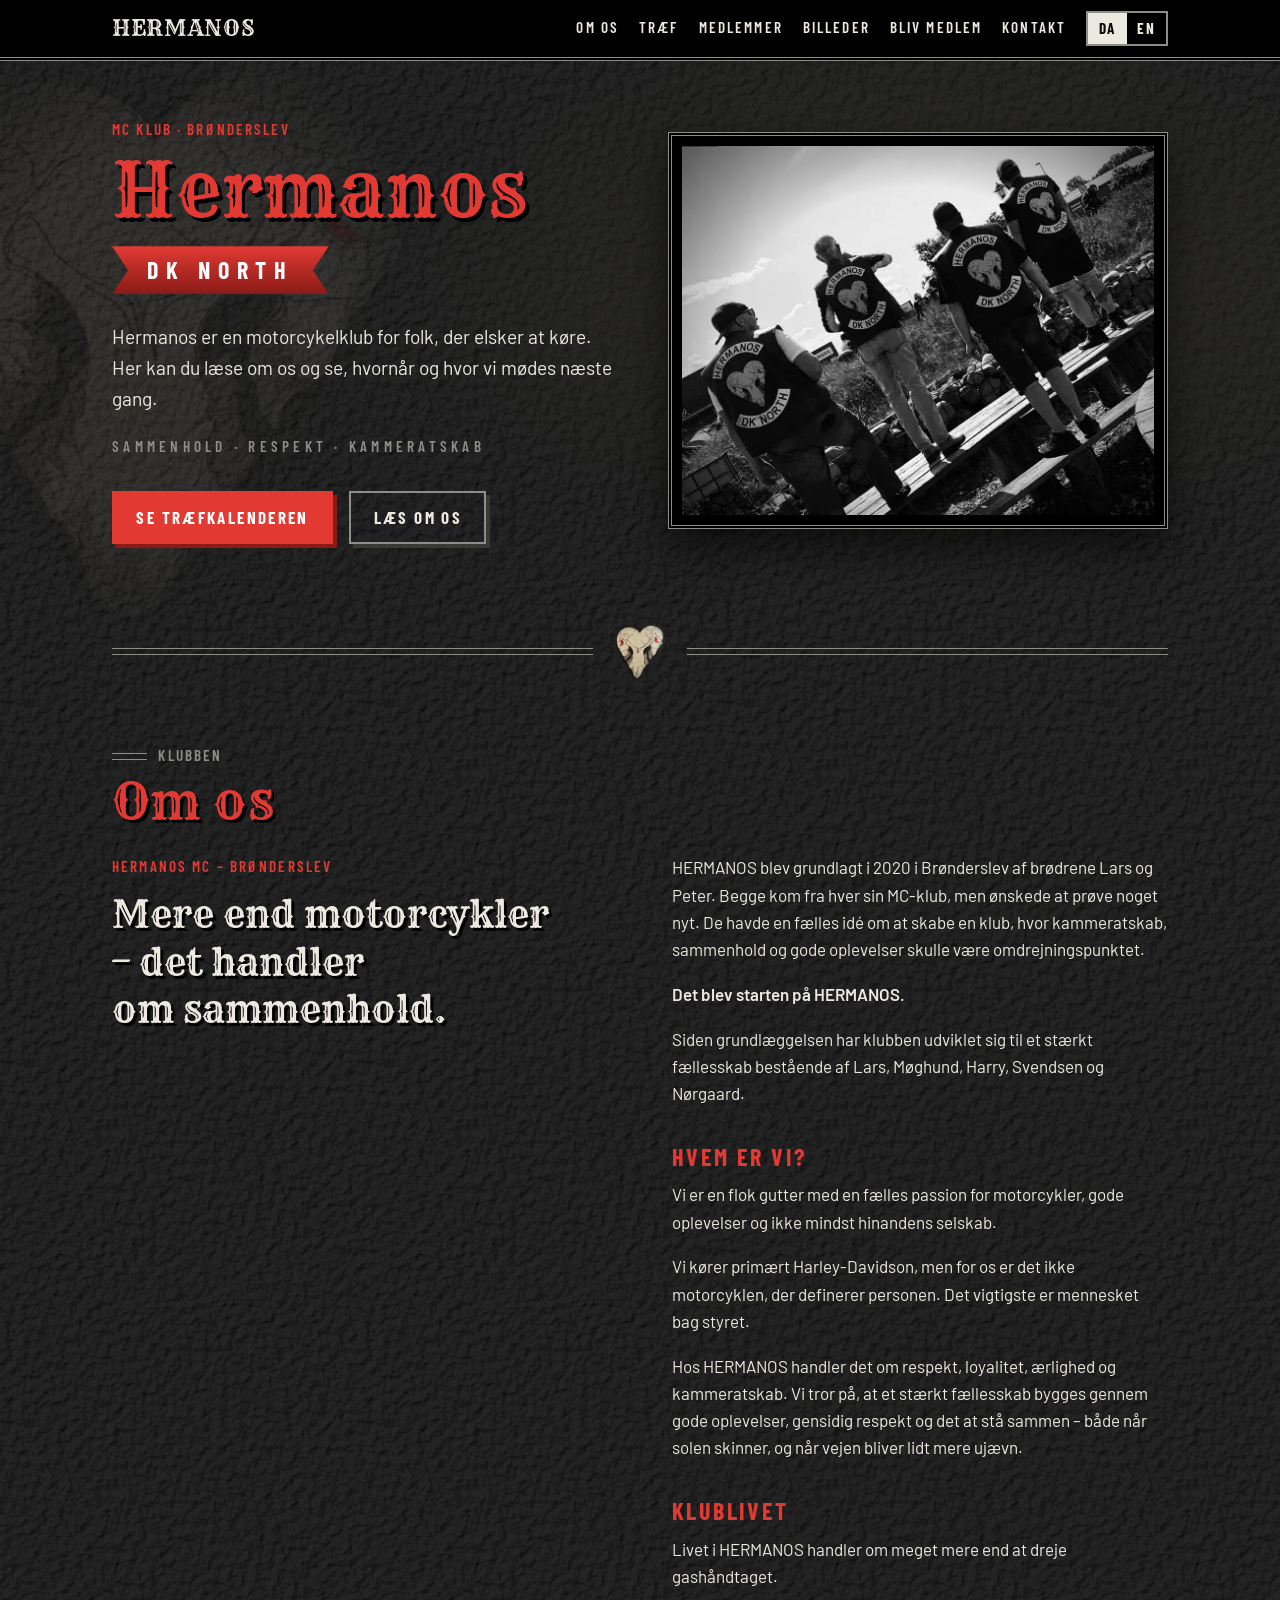
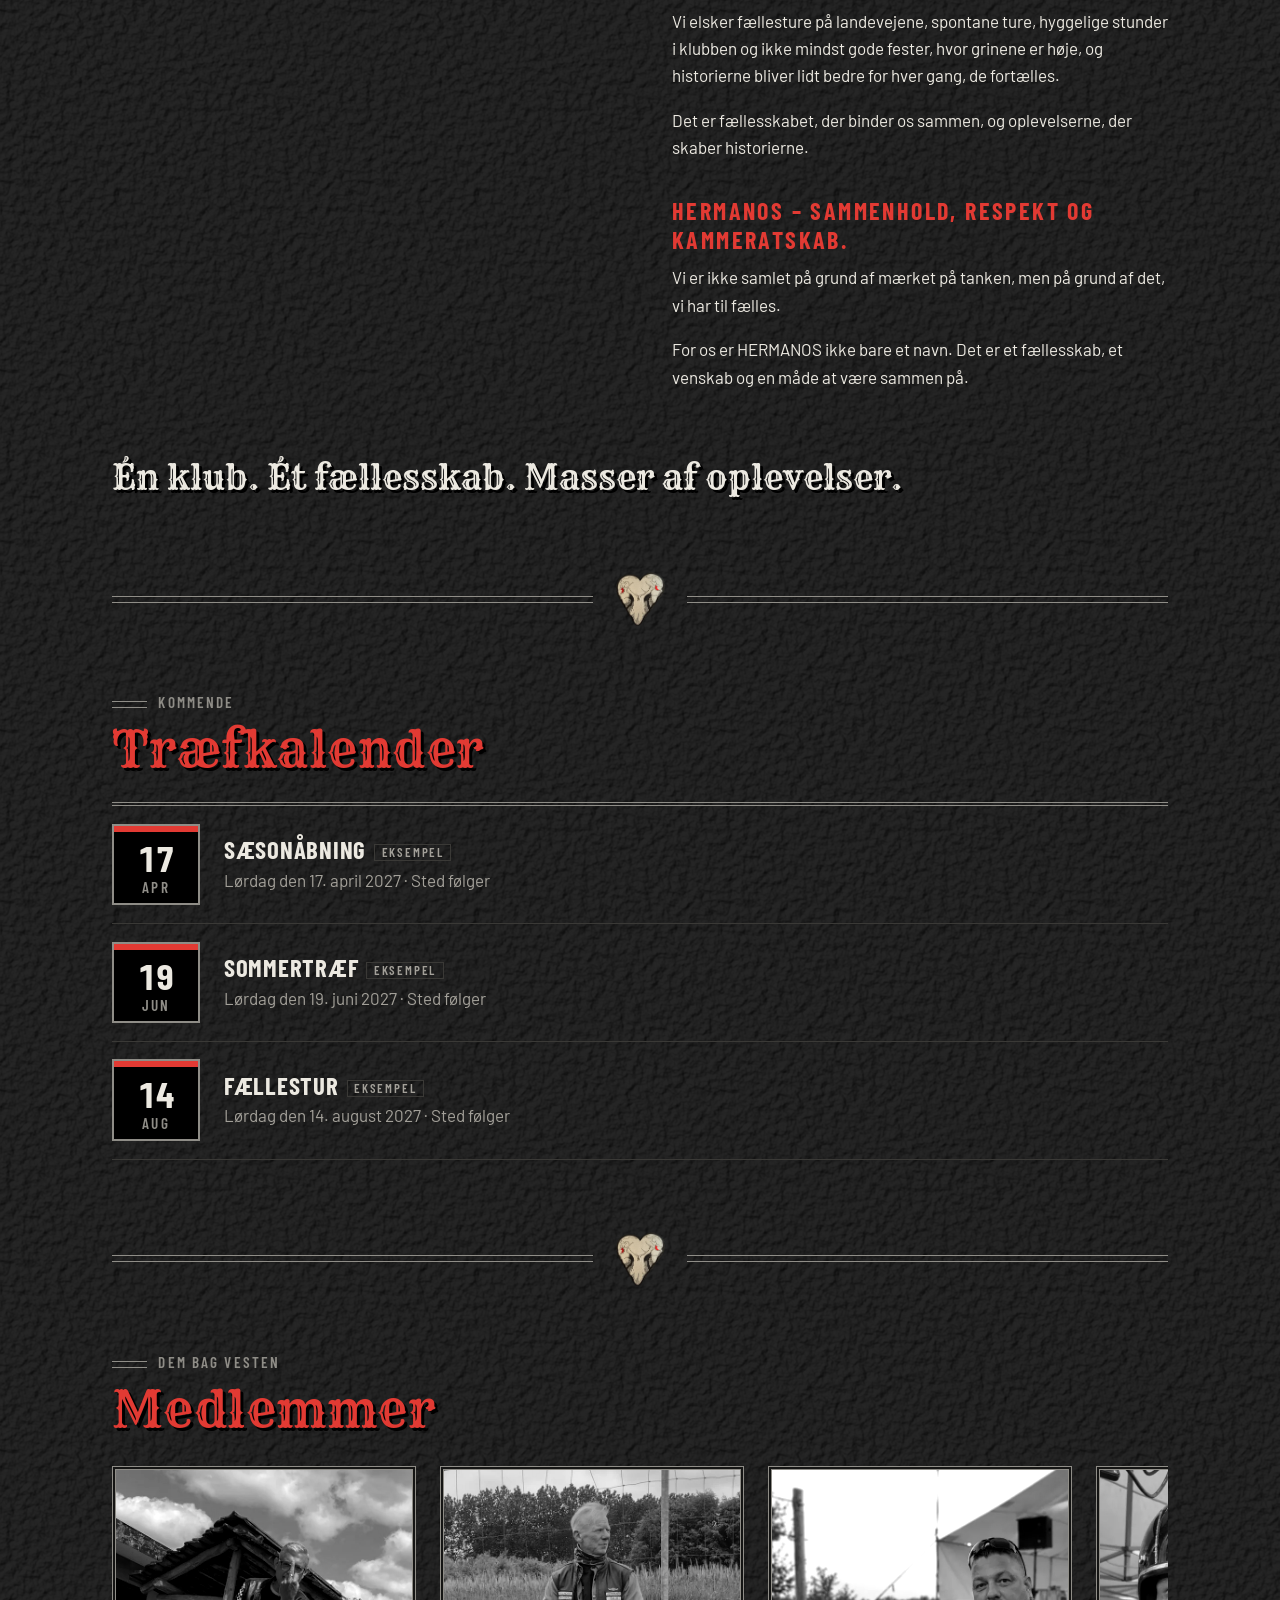
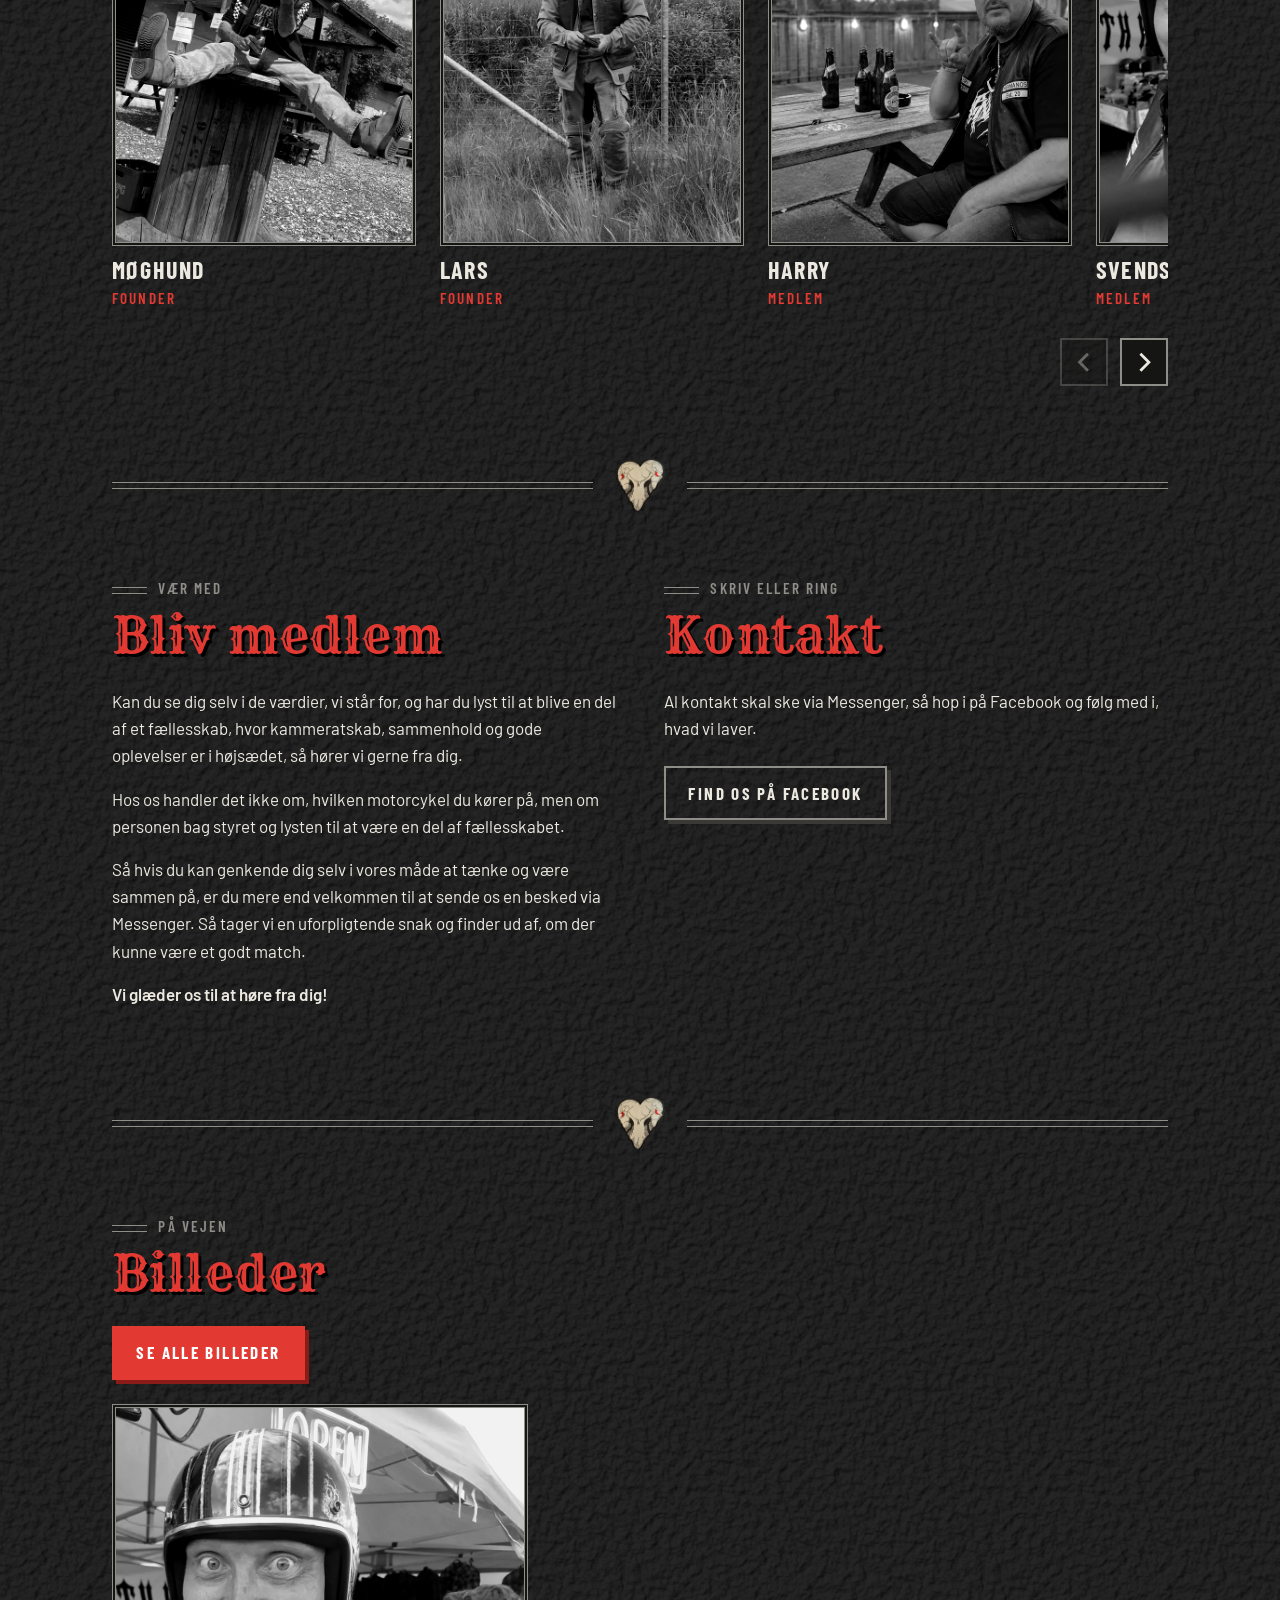
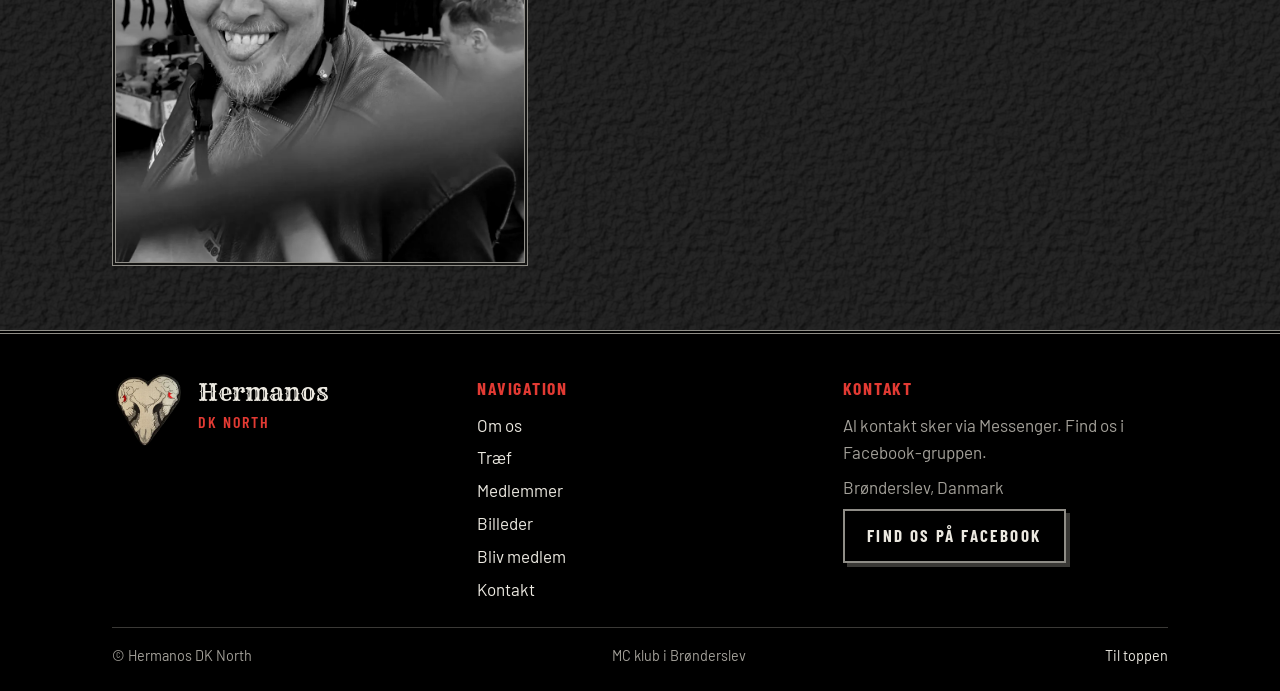
<file: index.html>
<!doctype html>
<html lang="da">
<head>
<meta charset="utf-8">
<meta name="viewport" content="width=device-width, initial-scale=1, viewport-fit=cover">
<title>Hermanos</title>
<meta name="description" content="Hermanos MC DK North - motorcykelklub i Brønderslev.">
<link rel="icon" type="image/webp" href="assets/heart.webp">
<link rel="preconnect" href="https://fonts.googleapis.com">
<link rel="preconnect" href="https://fonts.gstatic.com" crossorigin>
<link rel="stylesheet" href="https://fonts.googleapis.com/css2?family=Rye&family=Barlow:wght@400;500;600&family=Barlow+Condensed:wght@500;600;700&display=swap">
<link rel="stylesheet" href="assets/style.css">
</head>
<body>
<header class="top">
  <div class="wrap">
    <a class="mark" href="#top">HERMANOS</a>
    <nav class="nav label" aria-label="Navigation">
      <a href="#om-os" data-i18n="nav_about">Om os</a>
      <a href="#traef" data-i18n="nav_events">Træf</a>
      <a href="#medlemmer" data-i18n="nav_members">Medlemmer</a>
      <a href="billeder/" data-i18n="nav_photos">Billeder</a>
      <a href="#medlem" data-i18n="nav_join">Bliv medlem</a>
      <a href="#kontakt" data-i18n="nav_contact">Kontakt</a>
      <span class="lang" role="group" aria-label="Sprog / Language">
        <button type="button" id="lang-da" aria-pressed="true">DA</button>
        <button type="button" id="lang-en" aria-pressed="false">EN</button>
      </span>
    </nav>
  </div>
</header>

<main id="top">
  <section class="hero">
    <div class="wrap">
      <div class="hero-copy">
        <p class="eyebrow label" data-i18n="hero_eyebrow">MC klub · Brønderslev</p>
        <h1>Hermanos</h1>
        <span class="rocker">DK North</span>
        <p class="lede" data-i18n="hero_lede">Hermanos er en motorcykelklub for folk, der elsker at køre. Her kan du læse om os og se, hvornår og hvor vi mødes næste gang.</p>
        <p class="motto label" data-i18n="hero_motto">Sammenhold · Respekt · Kammeratskab</p>
        <div class="cta">
          <a class="btn solid" href="#traef" data-i18n="cta_events">Se træfkalenderen</a>
          <a class="btn" href="#om-os" data-i18n="cta_about">Læs om os</a>
        </div>
      </div>
      <figure class="patch">
        <img id="patch-img" alt="Fire medlemmer af Hermanos DK North set bagfra i klubbens veste" width="960" height="750" src="assets/hero.webp" fetchpriority="high">
      </figure>
    </div>
  </section>

  <div class="wrap orn" aria-hidden="true"><i></i></div>

  <section class="band" id="om-os">
    <div class="wrap">
      <p class="section-eyebrow label" data-i18n="about_eyebrow">Klubben</p>
      <h2 data-i18n="about_h">Om os</h2>
      <div class="about">
        <div class="about-side">
          <p class="label about-place" data-i18n="about_place">HERMANOS MC – Brønderslev</p>
          <p class="about-lead" data-i18n="about_lead">Mere end motorcykler – det handler om sammenhold.</p>
        </div>
        <div class="about-text">
          <p data-i18n="a1">HERMANOS blev grundlagt i 2020 i Brønderslev af brødrene Lars og Peter. Begge kom fra hver sin MC-klub, men ønskede at prøve noget nyt. De havde en fælles idé om at skabe en klub, hvor kammeratskab, sammenhold og gode oplevelser skulle være omdrejningspunktet.</p>
          <p class="strong" data-i18n="a2">Det blev starten på HERMANOS.</p>
          <p data-i18n="a3">Siden grundlæggelsen har klubben udviklet sig til et stærkt fællesskab bestående af Lars, Møghund, Harry, Svendsen og Nørgaard.</p>
          <h3 data-i18n="h_who">Hvem er vi?</h3>
          <p data-i18n="a4">Vi er en flok gutter med en fælles passion for motorcykler, gode oplevelser og ikke mindst hinandens selskab.</p>
          <p data-i18n="a5">Vi kører primært Harley-Davidson, men for os er det ikke motorcyklen, der definerer personen. Det vigtigste er mennesket bag styret.</p>
          <p data-i18n="a6">Hos HERMANOS handler det om respekt, loyalitet, ærlighed og kammeratskab. Vi tror på, at et stærkt fællesskab bygges gennem gode oplevelser, gensidig respekt og det at stå sammen – både når solen skinner, og når vejen bliver lidt mere ujævn.</p>
          <h3 data-i18n="h_life">Klublivet</h3>
          <p data-i18n="a7">Livet i HERMANOS handler om meget mere end at dreje gashåndtaget.</p>
          <p data-i18n="a8">Vi elsker fællesture på landevejene, spontane ture, hyggelige stunder i klubben og ikke mindst gode fester, hvor grinene er høje, og historierne bliver lidt bedre for hver gang, de fortælles.</p>
          <p data-i18n="a9">Det er fællesskabet, der binder os sammen, og oplevelserne, der skaber historierne.</p>
          <h3 data-i18n="a10">HERMANOS – sammenhold, respekt og kammeratskab.</h3>
          <p data-i18n="a11">Vi er ikke samlet på grund af mærket på tanken, men på grund af det, vi har til fælles.</p>
          <p data-i18n="a12">For os er HERMANOS ikke bare et navn. Det er et fællesskab, et venskab og en måde at være sammen på.</p>
        </div>
      </div>
      <p class="signoff" data-i18n="signoff">Én klub. Ét fællesskab. Masser af oplevelser.</p>
    </div>
  </section>

  <div class="wrap orn" aria-hidden="true"><i></i></div>

  <section class="band" id="traef">
    <div class="wrap">
      <p class="section-eyebrow label" data-i18n="events_eyebrow">Kommende</p>
      <h2 data-i18n="events_h">Træfkalender</h2>
      <ol class="events" id="events"></ol>
    </div>
  </section>

  <div class="wrap orn" aria-hidden="true"><i></i></div>

  <section class="band" id="medlemmer">
    <div class="wrap">
      <p class="section-eyebrow label" data-i18n="members_eyebrow">Dem bag vesten</p>
      <h2 data-i18n="members_h">Medlemmer</h2>
      <div class="carousel">
        <ul class="members" id="members" tabindex="0" role="list" data-i18n-aria="car_track"></ul>
        <div class="car-ctl">
          <button type="button" class="car-btn" id="car-prev" data-i18n-aria="car_prev"><svg viewBox="0 0 24 24" fill="none" stroke="currentColor" stroke-width="3" stroke-linecap="square" aria-hidden="true"><path d="M15 4 7 12l8 8"/></svg></button>
          <button type="button" class="car-btn" id="car-next" data-i18n-aria="car_next"><svg viewBox="0 0 24 24" fill="none" stroke="currentColor" stroke-width="3" stroke-linecap="square" aria-hidden="true"><path d="m9 4 8 8-8 8"/></svg></button>
        </div>
      </div>
    </div>
  </section>

  <div class="wrap orn" aria-hidden="true"><i></i></div>

  <section class="band" id="medlem">
    <div class="wrap two">
      <div>
        <p class="section-eyebrow label" data-i18n="join_eyebrow">Vær med</p>
        <h2 data-i18n="join_h">Bliv medlem</h2>
        <div class="copy">
          <p data-i18n="join_p1">Kan du se dig selv i de værdier, vi står for, og har du lyst til at blive en del af et fællesskab, hvor kammeratskab, sammenhold og gode oplevelser er i højsædet, så hører vi gerne fra dig.</p>
          <p data-i18n="join_p2">Hos os handler det ikke om, hvilken motorcykel du kører på, men om personen bag styret og lysten til at være en del af fællesskabet.</p>
          <p data-i18n="join_p3">Så hvis du kan genkende dig selv i vores måde at tænke og være sammen på, er du mere end velkommen til at sende os en besked via Messenger. Så tager vi en uforpligtende snak og finder ud af, om der kunne være et godt match.</p>
          <p class="strong" data-i18n="join_p4">Vi glæder os til at høre fra dig!</p>
        </div>
      </div>
      <div id="kontakt">
        <p class="section-eyebrow label" data-i18n="contact_eyebrow">Skriv eller ring</p>
        <h2 data-i18n="contact_h">Kontakt</h2>
        <div class="copy">
          <p data-i18n="contact_p">Al kontakt skal ske via Messenger, så hop i på Facebook og følg med i, hvad vi laver.</p>
        </div>
        <p class="fb"><a class="btn" href="https://www.facebook.com/groups/1118416638640219" data-i18n="fb">Find os på Facebook</a></p>
      </div>
    </div>
  </section>

  <div class="wrap orn" aria-hidden="true"><i></i></div>

  <section class="band" id="billeder">
    <div class="wrap">
      <p class="section-eyebrow label" data-i18n="photos_eyebrow">På vejen</p>
      <h2 data-i18n="photos_h">Billeder</h2>
      <p class="fb"><a class="btn solid" href="billeder/" data-i18n="see_all">Se alle billeder</a></p>
      <a class="teaser-one" href="billeder/" data-i18n-aria="see_all"><img src="assets/forside.webp" width="988" height="1100" alt="" loading="lazy"></a>
    </div>
  </section>
</main>

<footer class="foot">
  <div class="wrap">
    <div class="foot-grid">
      <div>
        <div class="foot-brand">
          <span class="foot-logo" role="img" aria-label="Hermanos logo"></span>
          <p class="foot-name">Hermanos<br><span class="label" style="font-family:var(--font-label);font-size:1rem;letter-spacing:.12em;color:var(--accent)">DK North</span></p>
        </div>
      </div>
      <nav aria-label="Footer">
        <h3 data-i18n="foot_nav">Navigation</h3>
        <ul>
          <li><a href="#om-os" data-i18n="nav_about">Om os</a></li>
          <li><a href="#traef" data-i18n="nav_events">Træf</a></li>
          <li><a href="#medlemmer" data-i18n="nav_members">Medlemmer</a></li>
          <li><a href="#billeder" data-i18n="nav_photos">Billeder</a></li>
          <li><a href="#medlem" data-i18n="nav_join">Bliv medlem</a></li>
          <li><a href="#kontakt" data-i18n="nav_contact">Kontakt</a></li>
        </ul>
      </nav>
      <div>
        <h3 data-i18n="nav_contact">Kontakt</h3>
        <p data-i18n="foot_contact">Al kontakt sker via Messenger.</p>
        <p data-i18n="foot_place">Brønderslev, Danmark</p>
        <p><a class="btn" href="https://www.facebook.com/groups/1118416638640219" target="_blank" rel="noopener" data-i18n="fb">Find os på Facebook</a></p>
      </div>
    </div>
    <div class="foot-bottom">
      <span>&copy; Hermanos DK North</span>
      <span data-i18n="foot">MC klub i Brønderslev</span>
      <a href="#top" data-i18n="foot_top">Til toppen</a>
    </div>
  </div>
</footer>

<script src="assets/site.js"></script>
</body>
</html>
</file>
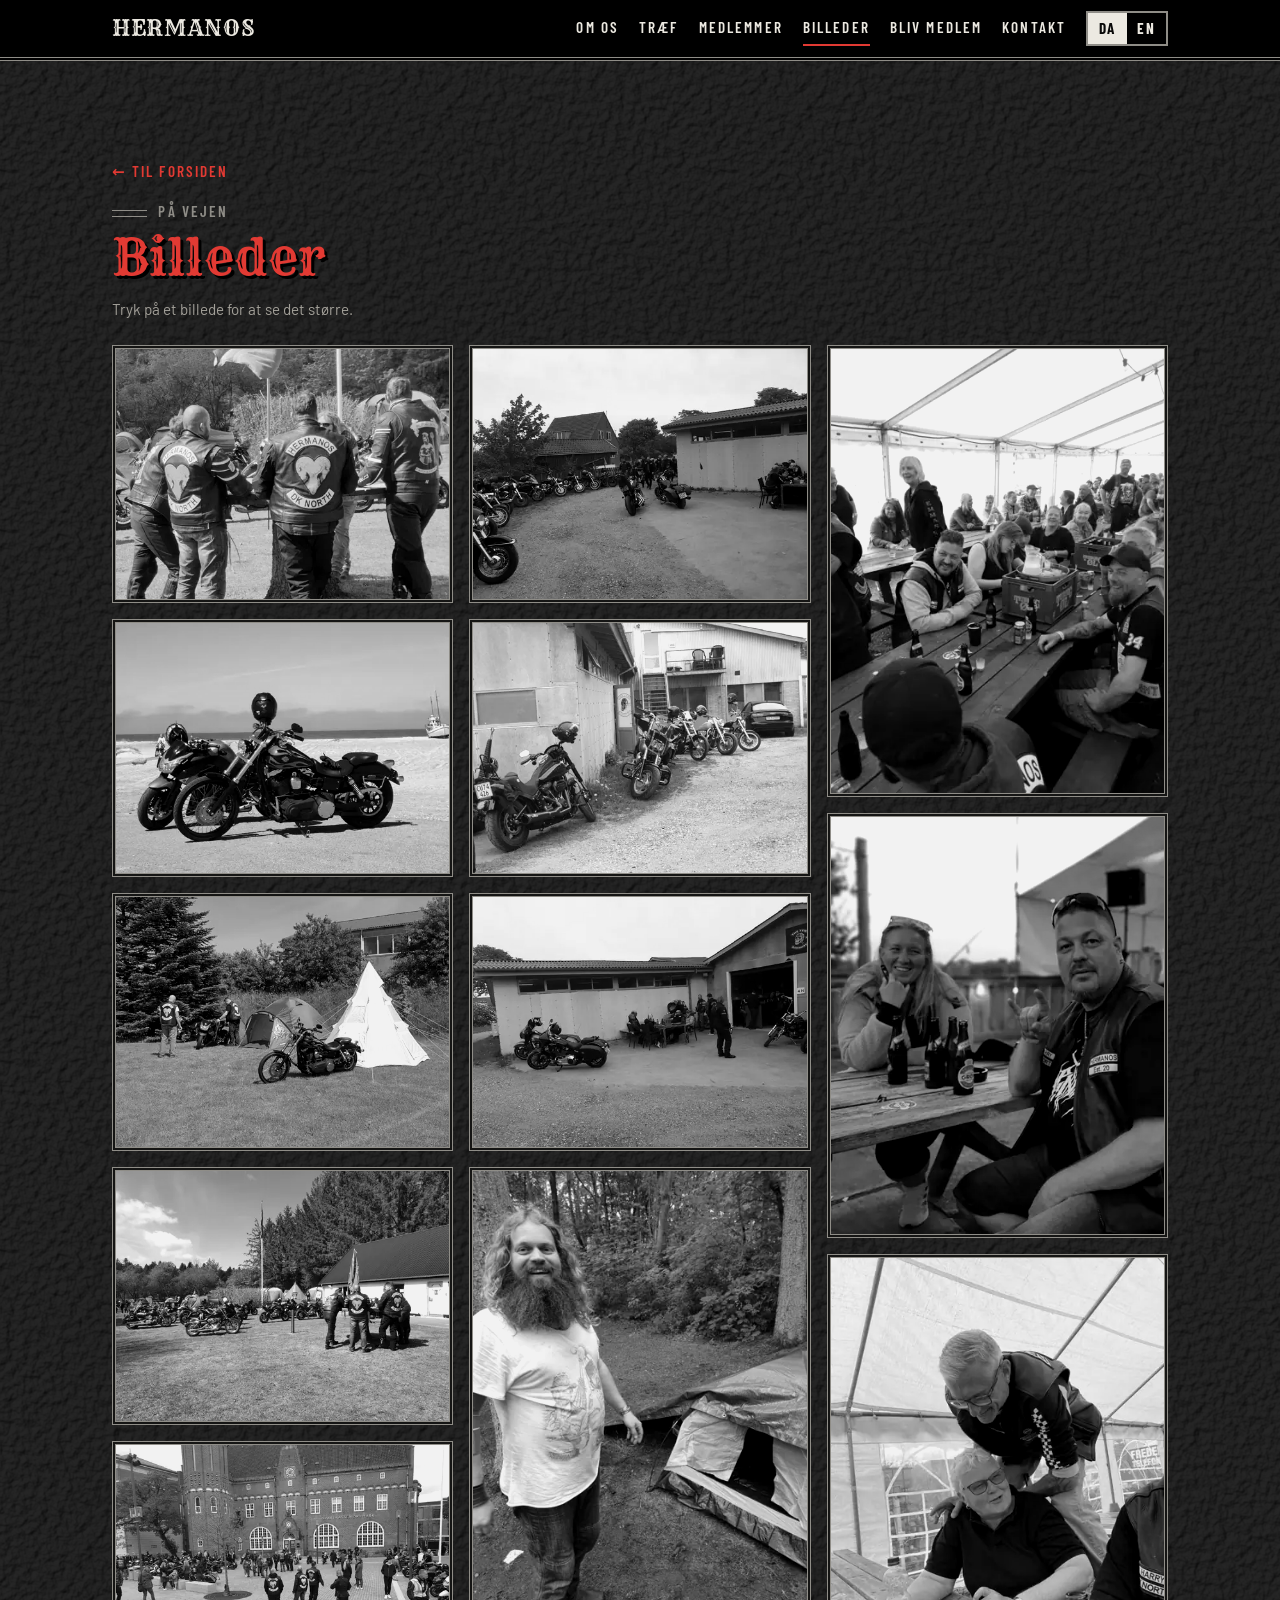
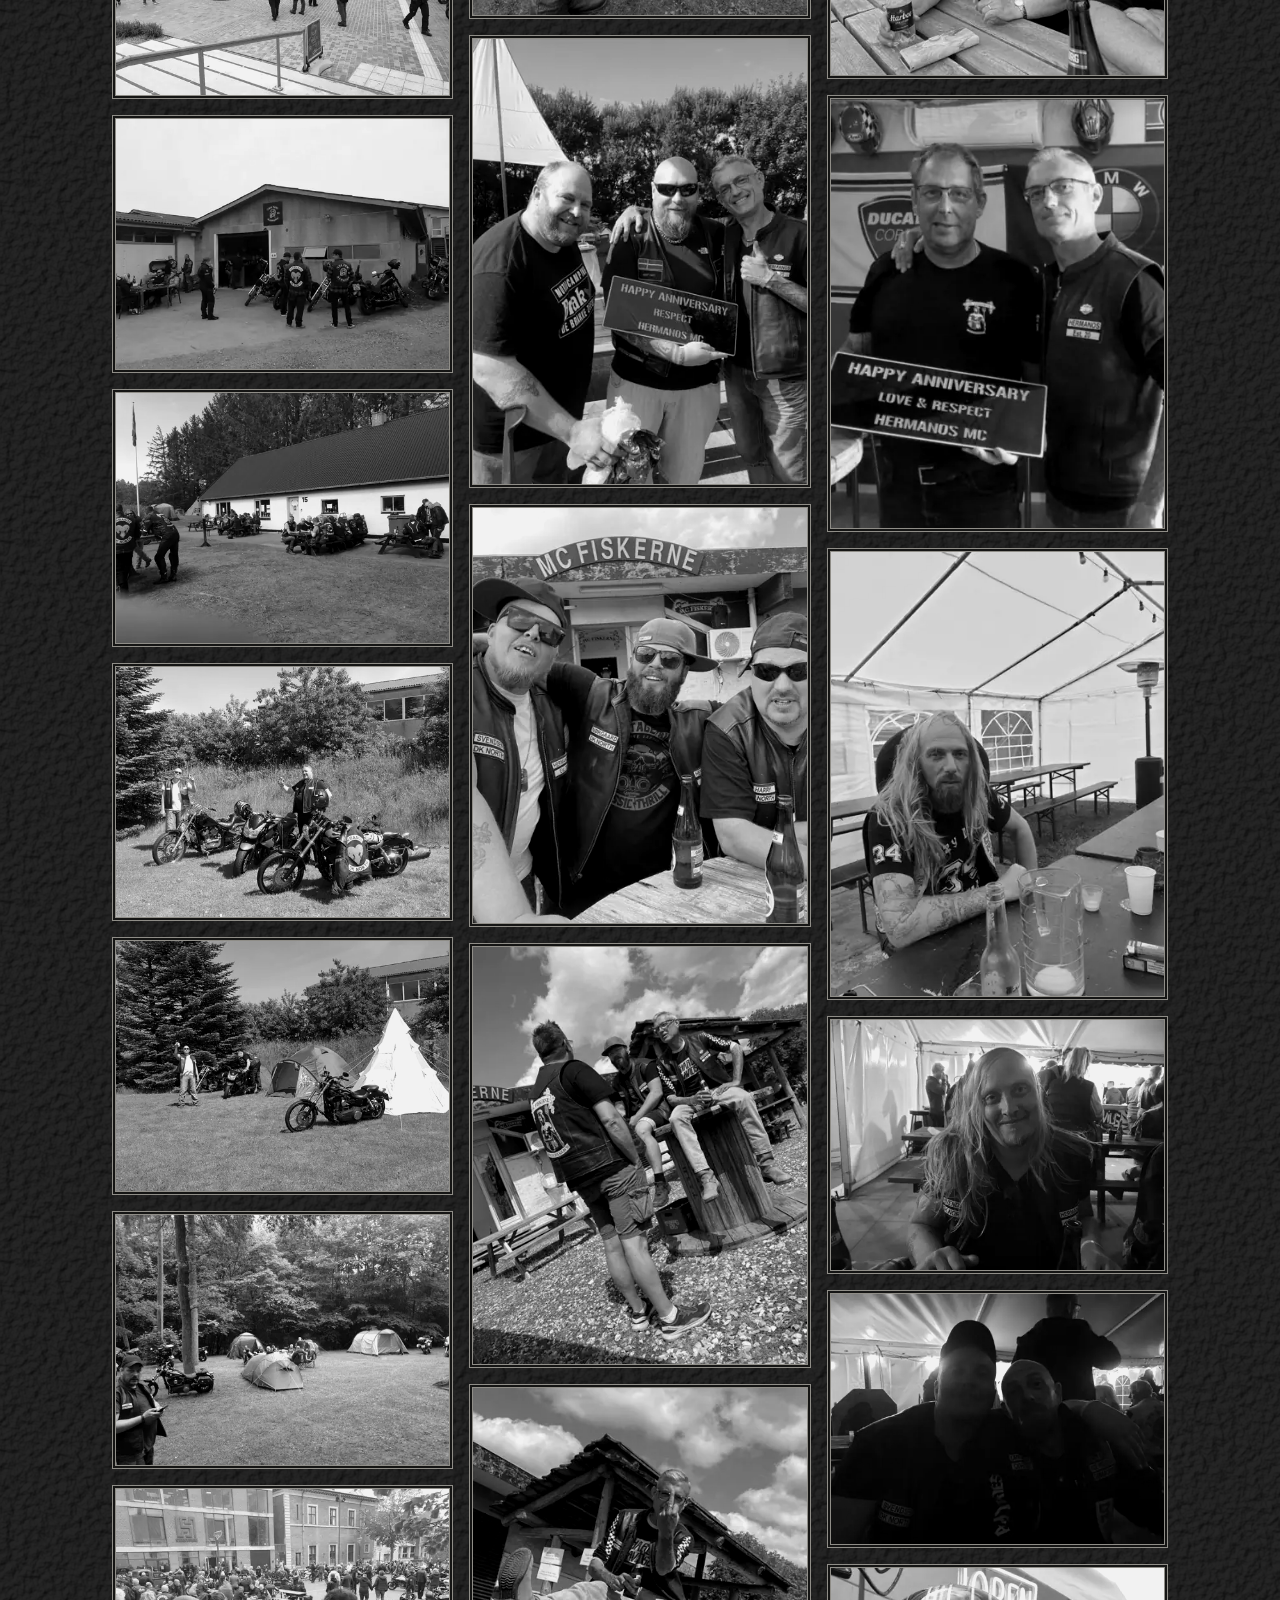
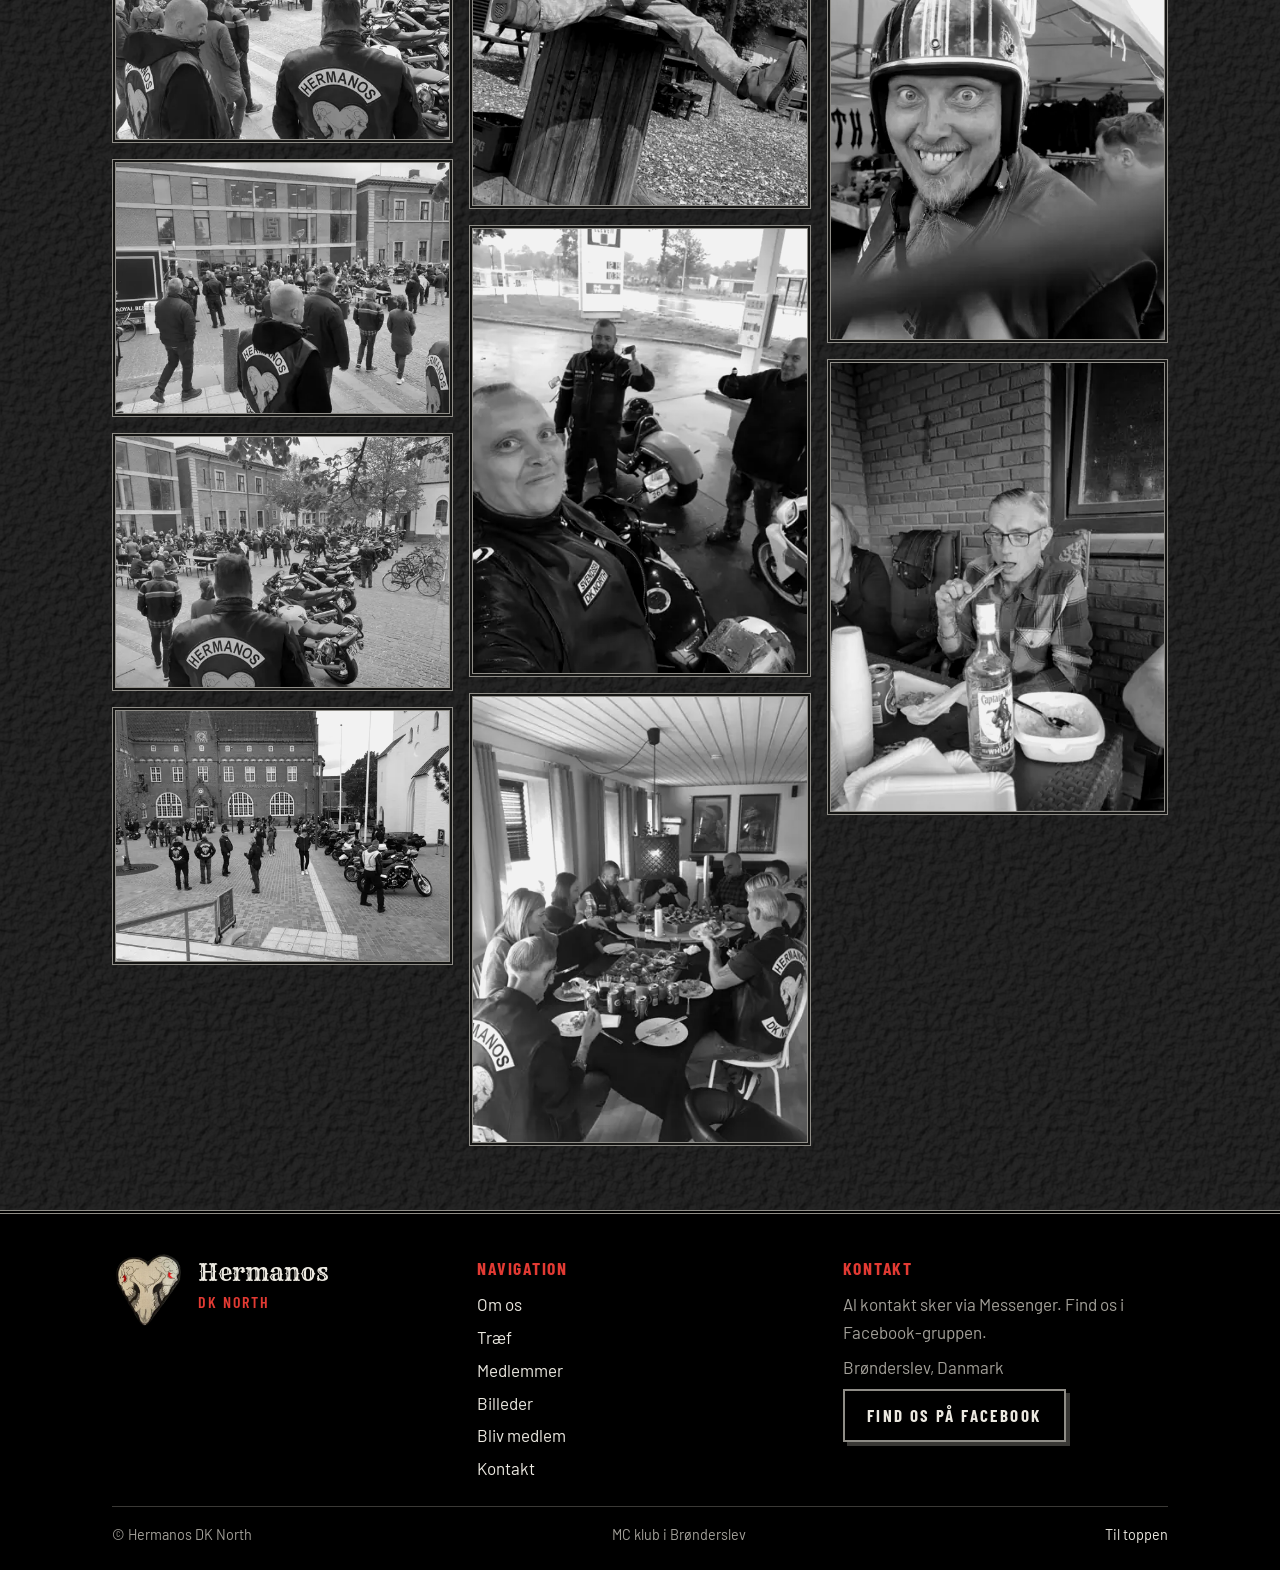
<file: billeder/index.html>
<!doctype html>
<html lang="da">
<head>
<meta charset="utf-8">
<meta name="viewport" content="width=device-width, initial-scale=1, viewport-fit=cover">
<title>Billeder – Hermanos</title>
<meta name="description" content="Billeder fra Hermanos MC DK North.">
<link rel="icon" type="image/webp" href="../assets/heart.webp">
<link rel="preconnect" href="https://fonts.googleapis.com">
<link rel="preconnect" href="https://fonts.gstatic.com" crossorigin>
<link rel="stylesheet" href="https://fonts.googleapis.com/css2?family=Rye&family=Barlow:wght@400;500;600&family=Barlow+Condensed:wght@500;600;700&display=swap">
<link rel="stylesheet" href="../assets/style.css">
</head>
<body>
<header class="top">
  <div class="wrap">
    <a class="mark" href="../">HERMANOS</a>
    <nav class="nav label" aria-label="Navigation">
      <a href="../#om-os" data-i18n="nav_about">Om os</a>
      <a href="../#traef" data-i18n="nav_events">Træf</a>
      <a href="../#medlemmer" data-i18n="nav_members">Medlemmer</a>
      <a href="./" aria-current="page" data-i18n="nav_photos">Billeder</a>
      <a href="../#medlem" data-i18n="nav_join">Bliv medlem</a>
      <a href="../#kontakt" data-i18n="nav_contact">Kontakt</a>
      <span class="lang" role="group" aria-label="Sprog / Language">
        <button type="button" id="lang-da" aria-pressed="true">DA</button>
        <button type="button" id="lang-en" aria-pressed="false">EN</button>
      </span>
    </nav>
  </div>
</header>

<main id="top">
  <section class="band page-head">
    <div class="wrap">
      <a class="back label" href="../" data-i18n="back_home">&larr; Til forsiden</a>
      <p class="section-eyebrow label" data-i18n="photos_eyebrow">På vejen</p>
      <h1 data-i18n="photos_h">Billeder</h1>
      <p class="cal-note" data-i18n="photos_note">Tryk på et billede for at se det større.</p>
      <ul class="gallery" id="gallery">
        <li><button type="button" class="shot" data-full="fotos/foto-01.webp"><img src="fotos/thumb-01.webp" width="520" height="390" alt="Fire medlemmer set bagfra i Hermanos-veste ved et bord" data-da="Fire medlemmer set bagfra i Hermanos-veste ved et bord" data-en="Four members seen from behind in Hermanos vests at a table" loading="lazy"></button></li>
        <li><button type="button" class="shot" data-full="fotos/foto-02.webp"><img src="fotos/thumb-02.webp" width="520" height="390" alt="To motorcykler på stranden: en Harley-Davidson med flammer på tanken og en grøn Kawasaki" data-da="To motorcykler på stranden: en Harley-Davidson med flammer på tanken og en grøn Kawasaki" data-en="Two motorcycles on the beach: a Harley-Davidson with flames on the tank and a green Kawasaki" loading="lazy"></button></li>
        <li><button type="button" class="shot" data-full="fotos/foto-03.webp"><img src="fotos/thumb-03.webp" width="520" height="390" alt="Telte og en Harley-Davidson foran et hvidt tipi-telt, to medlemmer i baggrunden" data-da="Telte og en Harley-Davidson foran et hvidt tipi-telt, to medlemmer i baggrunden" data-en="Tents and a Harley-Davidson in front of a white tipi tent, two members in the background" loading="lazy"></button></li>
        <li><button type="button" class="shot" data-full="fotos/foto-04.webp"><img src="fotos/thumb-04.webp" width="520" height="390" alt="Motorcykler på græsset og medlemmer i veste ved en flagstang" data-da="Motorcykler på græsset og medlemmer i veste ved en flagstang" data-en="Motorcycles on the grass and members in vests by a flagpole" loading="lazy"></button></li>
        <li><button type="button" class="shot" data-full="fotos/foto-05.webp"><img src="fotos/thumb-05.webp" width="520" height="390" alt="Medlemmer i Hermanos-veste på en brostensbelagt plads foran en murstensbygning" data-da="Medlemmer i Hermanos-veste på en brostensbelagt plads foran en murstensbygning" data-en="Members in Hermanos vests on a cobbled square in front of a brick building" loading="lazy"></button></li>
        <li><button type="button" class="shot" data-full="fotos/foto-06.webp"><img src="fotos/thumb-06.webp" width="520" height="390" alt="Medlemmer og motorcykler foran en garage med en anden klubs skilt" data-da="Medlemmer og motorcykler foran en garage med en anden klubs skilt" data-en="Members and motorcycles in front of a garage with another club&#x27;s sign" loading="lazy"></button></li>
        <li><button type="button" class="shot" data-full="fotos/foto-07.webp"><img src="fotos/thumb-07.webp" width="520" height="390" alt="Gæster ved bænke foran et hvidt hus med mørkt tag" data-da="Gæster ved bænke foran et hvidt hus med mørkt tag" data-en="Guests at benches in front of a white house with a dark roof" loading="lazy"></button></li>
        <li><button type="button" class="shot" data-full="fotos/foto-08.webp"><img src="fotos/thumb-08.webp" width="520" height="390" alt="To mænd i veste skåler med dåser ved siden af deres motorcykler" data-da="To mænd i veste skåler med dåser ved siden af deres motorcykler" data-en="Two men in vests raise cans next to their motorcycles" loading="lazy"></button></li>
        <li><button type="button" class="shot" data-full="fotos/foto-09.webp"><img src="fotos/thumb-09.webp" width="520" height="390" alt="Medlem løfter en dåse ved siden af telte og en Harley-Davidson" data-da="Medlem løfter en dåse ved siden af telte og en Harley-Davidson" data-en="Member raises a can next to tents and a Harley-Davidson" loading="lazy"></button></li>
        <li><button type="button" class="shot" data-full="fotos/foto-10.webp"><img src="fotos/thumb-10.webp" width="520" height="390" alt="Teltlejr i skoven med motorcykler og en gruppe ved et bord" data-da="Teltlejr i skoven med motorcykler og en gruppe ved et bord" data-en="Forest campsite with motorcycles and a group around a table" loading="lazy"></button></li>
        <li><button type="button" class="shot" data-full="fotos/foto-11.webp"><img src="fotos/thumb-11.webp" width="520" height="390" alt="To medlemmer set bagfra i Hermanos-veste med et stort motorcykeltræf i baggrunden" data-da="To medlemmer set bagfra i Hermanos-veste med et stort motorcykeltræf i baggrunden" data-en="Two members seen from behind in Hermanos vests with a large motorcycle rally behind them" loading="lazy"></button></li>
        <li><button type="button" class="shot" data-full="fotos/foto-12.webp"><img src="fotos/thumb-12.webp" width="520" height="390" alt="Træf på en plads med ølbænke og mange gæster" data-da="Træf på en plads med ølbænke og mange gæster" data-en="Rally on a square with beer benches and many guests" loading="lazy"></button></li>
        <li><button type="button" class="shot" data-full="fotos/foto-13.webp"><img src="fotos/thumb-13.webp" width="520" height="390" alt="Medlem i læderjakke med Hermanos-mærke ved en række parkerede motorcykler" data-da="Medlem i læderjakke med Hermanos-mærke ved en række parkerede motorcykler" data-en="Member in a leather jacket with the Hermanos patch next to a row of parked motorcycles" loading="lazy"></button></li>
        <li><button type="button" class="shot" data-full="fotos/foto-14.webp"><img src="fotos/thumb-14.webp" width="520" height="390" alt="Medlemmer i Hermanos-veste på pladsen, motorcykler parkeret til højre" data-da="Medlemmer i Hermanos-veste på pladsen, motorcykler parkeret til højre" data-en="Members in Hermanos vests on the square, motorcycles parked on the right" loading="lazy"></button></li>
        <li><button type="button" class="shot" data-full="fotos/foto-15.webp"><img src="fotos/thumb-15.webp" width="520" height="390" alt="Motorcykler parkeret på en grusplads, folk i baggrunden" data-da="Motorcykler parkeret på en grusplads, folk i baggrunden" data-en="Motorcycles parked on a gravel yard, people in the background" loading="lazy"></button></li>
        <li><button type="button" class="shot" data-full="fotos/foto-16.webp"><img src="fotos/thumb-16.webp" width="520" height="390" alt="Række af motorcykler parkeret langs en væg" data-da="Række af motorcykler parkeret langs en væg" data-en="Row of motorcycles parked along a wall" loading="lazy"></button></li>
        <li><button type="button" class="shot" data-full="fotos/foto-17.webp"><img src="fotos/thumb-17.webp" width="520" height="390" alt="Gæster ved et bord foran en garage, en Harley-Davidson i forgrunden" data-da="Gæster ved et bord foran en garage, en Harley-Davidson i forgrunden" data-en="Guests at a table in front of a garage, a Harley-Davidson in the foreground" loading="lazy"></button></li>
        <li><button type="button" class="shot" data-full="fotos/foto-18.webp"><img src="fotos/thumb-18.webp" width="390" height="520" alt="Smilende mand med langt rødt hår og skæg foran et telt i skoven" data-da="Smilende mand med langt rødt hår og skæg foran et telt i skoven" data-en="Smiling man with long red hair and a beard in front of a tent in the forest" loading="lazy"></button></li>
        <li><button type="button" class="shot" data-full="fotos/foto-19.webp"><img src="fotos/thumb-19.webp" width="390" height="520" alt="Tre mænd med armene om hinanden holder et skilt med teksten Happy Anniversary" data-da="Tre mænd med armene om hinanden holder et skilt med teksten Happy Anniversary" data-en="Three men with their arms around each other holding a sign that says Happy Anniversary" loading="lazy"></button></li>
        <li><button type="button" class="shot" data-full="fotos/foto-20.webp"><img src="fotos/thumb-20.webp" width="417" height="520" alt="Tre medlemmer i veste foran en klubbygning med skiltet MC Fiskerne" data-da="Tre medlemmer i veste foran en klubbygning med skiltet MC Fiskerne" data-en="Three members in vests in front of a clubhouse with the sign MC Fiskerne" loading="lazy"></button></li>
        <li><button type="button" class="shot" data-full="fotos/foto-21.webp"><img src="fotos/thumb-21.webp" width="416" height="520" alt="Tre mænd i veste taler sammen ved en kabeltromle under en blå himmel" data-da="Tre mænd i veste taler sammen ved en kabeltromle under en blå himmel" data-en="Three men in vests talking around a cable drum under a blue sky" loading="lazy"></button></li>
        <li><button type="button" class="shot" data-full="fotos/foto-22.webp"><img src="fotos/thumb-22.webp" width="416" height="520" alt="Mand i læderveste sidder på en kabeltromle med en øl i hånden" data-da="Mand i læderveste sidder på en kabeltromle med en øl i hånden" data-en="Man in a leather vest sitting on a cable drum with a beer in his hand" loading="lazy"></button></li>
        <li><button type="button" class="shot" data-full="fotos/foto-23.webp"><img src="fotos/thumb-23.webp" width="390" height="520" alt="Tre mænd giver tommelen op ved en tankstation i regnvejr" data-da="Tre mænd giver tommelen op ved en tankstation i regnvejr" data-en="Three men giving a thumbs up at a petrol station in the rain" loading="lazy"></button></li>
        <li><button type="button" class="shot" data-full="fotos/foto-24.webp"><img src="fotos/thumb-24.webp" width="390" height="520" alt="Medlemmer og gæster spiser smørrebrød ved et langt bord" data-da="Medlemmer og gæster spiser smørrebrød ved et langt bord" data-en="Members and guests eating open sandwiches at a long table" loading="lazy"></button></li>
        <li><button type="button" class="shot" data-full="fotos/foto-25.webp"><img src="fotos/thumb-25.webp" width="390" height="520" alt="Mange gæster ved lange bænkeborde i et stort telt" data-da="Mange gæster ved lange bænkeborde i et stort telt" data-en="Many guests at long bench tables in a large tent" loading="lazy"></button></li>
        <li><button type="button" class="shot" data-full="fotos/foto-26.webp"><img src="fotos/thumb-26.webp" width="416" height="520" alt="Kvinde og mand med øl ved et bord udenfor i aftenlys" data-da="Kvinde og mand med øl ved et bord udenfor i aftenlys" data-en="Woman and man with beers at an outdoor table in the evening light" loading="lazy"></button></li>
        <li><button type="button" class="shot" data-full="fotos/foto-27.webp"><img src="fotos/thumb-27.webp" width="416" height="520" alt="Mand i læderveste bøjer sig smilende over en siddende kvinde i et telt" data-da="Mand i læderveste bøjer sig smilende over en siddende kvinde i et telt" data-en="Man in a leather vest leaning smiling over a seated woman in a tent" loading="lazy"></button></li>
        <li><button type="button" class="shot" data-full="fotos/foto-28.webp"><img src="fotos/thumb-28.webp" width="404" height="520" alt="To mænd holder et skilt med teksten Happy Anniversary, Love &amp; Respect, Hermanos MC" data-da="To mænd holder et skilt med teksten Happy Anniversary, Love &amp; Respect, Hermanos MC" data-en="Two men holding a sign that reads Happy Anniversary, Love &amp; Respect, Hermanos MC" loading="lazy"></button></li>
        <li><button type="button" class="shot" data-full="fotos/foto-29.webp"><img src="fotos/thumb-29.webp" width="390" height="520" alt="Mand med langt hår, skæg og tatoveringer ved et bord i et hvidt telt" data-da="Mand med langt hår, skæg og tatoveringer ved et bord i et hvidt telt" data-en="Man with long hair, a beard and tattoos at a table in a white tent" loading="lazy"></button></li>
        <li><button type="button" class="shot" data-full="fotos/foto-30.webp"><img src="fotos/thumb-30.webp" width="520" height="390" alt="Smilende mand med langt lyst hår i et festtelt" data-da="Smilende mand med langt lyst hår i et festtelt" data-en="Smiling man with long blond hair in a party tent" loading="lazy"></button></li>
        <li><button type="button" class="shot" data-full="fotos/foto-31.webp"><img src="fotos/thumb-31.webp" width="520" height="390" alt="To medlemmer tæt sammen i et festtelt om aftenen" data-da="To medlemmer tæt sammen i et festtelt om aftenen" data-en="Two members close together in a party tent in the evening" loading="lazy"></button></li>
        <li><button type="button" class="shot" data-full="fotos/foto-32.webp"><img src="fotos/thumb-32.webp" width="467" height="520" alt="Grinende mand i en kulørt åben hjelm rækker tunge" data-da="Grinende mand i en kulørt åben hjelm rækker tunge" data-en="Grinning man in a colourful open-face helmet sticking out his tongue" loading="lazy"></button></li>
        <li><button type="button" class="shot" data-full="fotos/foto-33.webp"><img src="fotos/thumb-33.webp" width="387" height="520" alt="Mand i rød ternet skjorte spiser en pølse ved et bord" data-da="Mand i rød ternet skjorte spiser en pølse ved et bord" data-en="Man in a red checked shirt eating a sausage at a table" loading="lazy"></button></li>
      </ul>
    </div>
  </section>
</main>

<footer class="foot">
  <div class="wrap">
    <div class="foot-grid">
      <div>
        <div class="foot-brand">
          <span class="foot-logo" role="img" aria-label="Hermanos logo"></span>
          <p class="foot-name">Hermanos<br><span class="label" style="font-family:var(--font-label);font-size:1rem;letter-spacing:.12em;color:var(--accent)">DK North</span></p>
        </div>
      </div>
      <nav aria-label="Footer">
        <h3 data-i18n="foot_nav">Navigation</h3>
        <ul>
          <li><a href="../#om-os" data-i18n="nav_about">Om os</a></li>
          <li><a href="../#traef" data-i18n="nav_events">Træf</a></li>
          <li><a href="../#medlemmer" data-i18n="nav_members">Medlemmer</a></li>
          <li><a href="./" data-i18n="nav_photos">Billeder</a></li>
          <li><a href="../#medlem" data-i18n="nav_join">Bliv medlem</a></li>
          <li><a href="../#kontakt" data-i18n="nav_contact">Kontakt</a></li>
        </ul>
      </nav>
      <div>
        <h3 data-i18n="nav_contact">Kontakt</h3>
        <p data-i18n="foot_contact">Al kontakt sker via Messenger.</p>
        <p data-i18n="foot_place">Brønderslev, Danmark</p>
        <p><a class="btn" href="https://www.facebook.com/groups/1118416638640219" target="_blank" rel="noopener" data-i18n="fb">Find os på Facebook</a></p>
      </div>
    </div>
    <div class="foot-bottom">
      <span>&copy; Hermanos DK North</span>
      <span data-i18n="foot">MC klub i Brønderslev</span>
      <a href="#top" data-i18n="foot_top">Til toppen</a>
    </div>
  </div>
</footer>

<div class="lb" id="lb" role="dialog" aria-modal="true" aria-label="Billede" hidden>
  <button type="button" class="lb-close" id="lb-close" aria-label="Luk">&times;</button>
  <button type="button" class="lb-nav" id="lb-prev" aria-label="Forrige billede">&#8249;</button>
  <img class="lb-img" id="lb-img" alt="">
  <button type="button" class="lb-nav" id="lb-next" aria-label="Næste billede">&#8250;</button>
  <p class="lb-count label" id="lb-count"></p>
</div>

<script src="../assets/site.js"></script>
<script src="gallery.js"></script>
</body>
</html>
</file>
<file: assets/style.css>
/* Layout: black-and-grey Chicano look. Blackletter headings, chrome wordmark, silver double pinstripes, red used only for ribbons, labels and buttons, skull heart as section divider. */
:root {
  --lb-bg: rgba(0, 0, 0, 0.94);
  --lb-fg: #f1efe9;
  color-scheme: dark;
  --bg: #0a0a09;
  --panel: #151514;
  --fg: #ece9e1;
  --muted: #a3a099;
  --line: #3a3936;
  --silver: #8f8d87;
  --accent: #e23a33;
  --accent-deep: #8a1b17;
  --font-display: "Rye", "Rockwell Extra Bold", Rockwell, "Playbill", Georgia, serif;
  --font-body: "Barlow", system-ui, -apple-system, "Segoe UI", sans-serif;
  --font-label: "Barlow Condensed", "Arial Narrow", system-ui, sans-serif;
  --heart: url("heart.webp");
  --leather: url("data:image/svg+xml,%3Csvg xmlns='http://www.w3.org/2000/svg' width='360' height='360'%3E%3Cfilter id='l' x='0' y='0' width='100%25' height='100%25' color-interpolation-filters='sRGB'%3E%3CfeTurbulence type='fractalNoise' baseFrequency='0.11' numOctaves='3' seed='11' stitchTiles='stitch' result='n'/%3E%3CfeDiffuseLighting in='n' lighting-color='%23ffffff' surfaceScale='2.6' diffuseConstant='1'%3E%3CfeDistantLight azimuth='225' elevation='60'/%3E%3C/feDiffuseLighting%3E%3CfeComponentTransfer%3E%3CfeFuncR type='linear' slope='0.15'/%3E%3CfeFuncG type='linear' slope='0.15'/%3E%3CfeFuncB type='linear' slope='0.15'/%3E%3C/feComponentTransfer%3E%3C/filter%3E%3Crect width='100%25' height='100%25' filter='url(%23l)'/%3E%3C/svg%3E");
  --heart-big: url("heart-big.webp");
  --grain: url("data:image/svg+xml,%3Csvg xmlns='http://www.w3.org/2000/svg' width='180' height='180'%3E%3Cfilter id='n'%3E%3CfeTurbulence type='fractalNoise' baseFrequency='.8' numOctaves='2' stitchTiles='stitch'/%3E%3CfeColorMatrix values='0 0 0 0 1  0 0 0 0 1  0 0 0 0 1  0 0 0 .07 0'/%3E%3C/filter%3E%3Crect width='100%25' height='100%25' filter='url(%23n)'/%3E%3C/svg%3E");
}

* { box-sizing: border-box; }
body {
  background: var(--bg) var(--leather);
  color: var(--fg);
  font-family: var(--font-body);
  font-size: 1.0625rem;
  line-height: 1.6;
  margin: 0;
}
a { color: inherit; }
:focus-visible { outline: 3px solid var(--accent); outline-offset: 3px; }

.wrap {
  max-width: 68rem;
  margin-inline: auto;
  padding-left: max(16px, env(safe-area-inset-left, 0px));
  padding-right: max(16px, env(safe-area-inset-right, 0px));
}
.label {
  font-family: var(--font-label);
  font-weight: 600;
  text-transform: uppercase;
  letter-spacing: 0.14em;
  font-size: 0.95rem;
}

/* Header */
.top { border-bottom: 4px double var(--silver); background: #000; }
.top .wrap {
  display: flex;
  flex-wrap: wrap;
  align-items: center;
  justify-content: space-between;
  gap: 0.5rem 1.5rem;
  padding-block: 0.7rem;
}
.mark { font-family: var(--font-display); font-weight: 400; font-size: 1.35rem; letter-spacing: 0.03em; line-height: 1; text-decoration: none; }
.nav { display: flex; flex-wrap: wrap; gap: 0.25rem 1.25rem; align-items: center; }
.nav a { text-decoration: none; padding-block: 0.25rem; border-bottom: 2px solid transparent; }
.nav a:hover { border-bottom-color: var(--accent); }
.lang { display: inline-flex; border: 2px solid var(--silver); }
.lang button {
  font: inherit;
  font-family: var(--font-label);
  font-weight: 700;
  letter-spacing: 0.12em;
  background: transparent;
  color: var(--fg);
  border: 0;
  padding: 0.2rem 0.65rem;
  cursor: pointer;
}
.lang button[aria-pressed="true"] { background: var(--fg); color: var(--bg); }

/* Hero */
.hero { position: relative; overflow: hidden; background: radial-gradient(ellipse 60% 70% at 72% 40%, #2a2925 0%, rgba(10, 10, 9, 0) 70%); }
.hero::before {
  content: "";
  position: absolute;
  left: -7rem;
  top: 50%;
  width: min(34rem, 100vw);
  aspect-ratio: 900 / 989;
  transform: translateY(-50%);
  background: var(--heart-big) center / contain no-repeat;
  opacity: 0.09;
  pointer-events: none;
  -webkit-mask-image: radial-gradient(ellipse at center, #000 45%, transparent 75%);
  mask-image: radial-gradient(ellipse at center, #000 45%, transparent 75%);
}
.hero .wrap { position: relative; z-index: 1; }
.hero .wrap {
  display: grid;
  grid-template-columns: repeat(auto-fit, minmax(min(100%, 19rem), 1fr));
  gap: 2.5rem 3.5rem;
  align-items: center;
  padding-block: 3.5rem 4.5rem;
}
.hero-copy { min-width: 0; container-type: inline-size; }
.eyebrow { color: var(--accent); margin: 0 0 0.5rem; }
h1 {
  font-family: var(--font-display);
  font-weight: 400;
  font-size: 2.6rem;
  font-size: min(5.5rem, 15cqw);
  line-height: 1.1;
  letter-spacing: 0.01em;
  margin: 0;
  white-space: nowrap;
  color: var(--accent);
  text-shadow: 0.05em 0.05em 0 #000;
}
.rocker {
  display: inline-block;
  margin-top: 0.9rem;
  padding: 0.3rem 2.2rem;
  background: linear-gradient(180deg, var(--accent) 0%, var(--accent-deep) 100%);
  color: #fff;
  clip-path: polygon(0 0, 100% 0, calc(100% - 16px) 50%, 100% 100%, 0 100%, 16px 50%);
  font-family: var(--font-label);
  font-weight: 700;
  font-size: 1.5rem;
  letter-spacing: 0.32em;
  text-transform: uppercase;
}
.lede { max-width: 34rem; margin: 1.75rem 0 0; font-size: 1.2rem; }
.motto { color: var(--silver); margin: 1.25rem 0 0; letter-spacing: 0.28em; }
.cta { display: flex; flex-wrap: wrap; gap: 1rem; margin-top: 2rem; }
.btn {
  display: inline-block;
  font-family: var(--font-label);
  font-weight: 700;
  text-transform: uppercase;
  letter-spacing: 0.14em;
  text-decoration: none;
  padding: 0.7rem 1.4rem;
  border: 2px solid var(--silver);
  box-shadow: 4px 4px 0 var(--line);
}
.btn.solid { background: var(--accent); border-color: var(--accent); color: #fff; box-shadow: 4px 4px 0 var(--accent-deep); }
.btn:hover { transform: translate(2px, 2px); box-shadow: 2px 2px 0 var(--line); }
.btn.solid:hover { box-shadow: 2px 2px 0 var(--accent-deep); }

.patch {
  position: relative;
  margin: 0;
  justify-self: center;
  width: min(100%, 34rem);
  padding: 10px;
  border: 4px double var(--silver);
  background: #000;
  box-shadow: 0 18px 40px rgba(0, 0, 0, 0.6);
}
.patch img {
  display: block;
  width: 100%;
  height: auto;
  filter: grayscale(1) contrast(1.15) brightness(0.95);
}
.patch::after {
  content: "";
  position: absolute;
  inset: 10px;
  pointer-events: none;
  background: radial-gradient(ellipse at center, rgba(0, 0, 0, 0) 55%, rgba(0, 0, 0, 0.6) 100%);
}

/* Divider with skull heart */
.orn { display: flex; align-items: center; gap: 1.25rem; padding-block: 0.5rem; }
.orn::before, .orn::after {
  content: "";
  flex: 1;
  height: 5px;
  border-top: 1px solid var(--silver);
  border-bottom: 1px solid var(--silver);
}
.orn i { flex: none; width: 3.4rem; height: 3.4rem; background: var(--heart) center / contain no-repeat; }

/* Sections */
section.band .wrap { padding-block: 3.5rem 4rem; }
h2 {
  font-family: var(--font-display);
  font-weight: 400;
  color: var(--accent);
  overflow-wrap: anywhere;
  font-size: clamp(1.9rem, 6.2vw, 3.1rem);
  line-height: 1.15;
  letter-spacing: 0.01em;
  margin: 0 0 1.5rem;
  text-wrap: balance;
  text-shadow: 3px 3px 0 #000;
}
.section-eyebrow { color: var(--silver); margin: 0 0 0.4rem; }
.section-eyebrow::before {
  content: "";
  display: inline-block;
  width: 2.2rem;
  height: 5px;
  margin-right: 0.7rem;
  vertical-align: middle;
  border-top: 1px solid var(--silver);
  border-bottom: 1px solid var(--silver);
}
.draft {
  border: 4px double var(--line);
  background: var(--panel);
  padding: 1.25rem 1.4rem;
  max-width: 40rem;
}
.draft .label { color: var(--accent); display: block; margin-bottom: 0.25rem; }
.draft p { margin: 0; color: var(--muted); }

/* Calendar */
.cal-note { margin: 0 0 1.5rem; color: var(--muted); font-size: 0.95rem; }
.events { list-style: none; margin: 0; padding: 0; border-top: 4px double var(--silver); }
.event {
  display: grid;
  grid-template-columns: 5.5rem minmax(0, 1fr);
  gap: 0.5rem 1.5rem;
  align-items: center;
  padding: 1.1rem 0;
  border-bottom: 1px solid var(--line);
}
.date {
  text-align: center;
  background: #000;
  border: 2px solid var(--silver);
  box-shadow: inset 0 6px 0 var(--accent);
  padding: 0.85rem 0.25rem 0.5rem;
  line-height: 1;
  font-variant-numeric: tabular-nums;
}
.date .d { font-family: var(--font-label); font-weight: 700; font-size: 2.3rem; display: block; }
.date .m { display: block; margin-top: 0.25rem; color: var(--silver); }
.ev-title { font-family: var(--font-label); font-weight: 700; font-size: 1.55rem; line-height: 1.15; letter-spacing: 0.03em; text-transform: uppercase; margin: 0; }
.ev-meta { margin: 0.2rem 0 0; color: var(--muted); }
.ev-tag { display: inline-block; margin-left: 0.5rem; font-size: 0.8rem; border: 1px solid var(--line); padding: 0 0.4rem; color: var(--muted); vertical-align: middle; }
.empty { color: var(--muted); padding: 1.25rem 0; }

.two { display: grid; grid-template-columns: repeat(auto-fit, minmax(min(100%, 19rem), 1fr)); gap: 2.5rem 3rem; }
.two > div { min-width: 0; }
.fb { margin: 1.5rem 0 0; }

/* Members */
.carousel { position: relative; }
.members { list-style: none; margin: 0; padding: 0.25rem 0 0.75rem; display: flex; gap: 1.5rem; overflow-x: auto; scroll-snap-type: x mandatory; scroll-padding-inline: 0; overscroll-behavior-x: contain; scrollbar-width: none; }
.members::-webkit-scrollbar { display: none; }
.members:focus-visible { outline: 2px solid var(--accent); outline-offset: 4px; }
.member { flex: 0 0 min(19rem, 72%); min-width: 0; scroll-snap-align: start; }
.car-ctl { display: flex; align-items: center; justify-content: flex-end; gap: 0.75rem; margin-top: 1rem; }
.car-btn { width: 3rem; height: 3rem; display: grid; place-items: center; background: var(--panel); color: var(--fg); border: 2px solid var(--silver); cursor: pointer; font: inherit; padding: 0; }
.car-btn svg { width: 1.4rem; height: 1.4rem; }
.car-btn:hover:not(:disabled) { background: var(--accent); border-color: var(--accent); color: #fff; }
.car-btn:disabled { opacity: 0.35; cursor: default; }
.car-btn:focus-visible { outline: 2px solid var(--accent); outline-offset: 3px; }
@media (prefers-reduced-motion: no-preference) { html { scroll-behavior: smooth; } }
section[id], #top, #kontakt { scroll-margin-top: 1.5rem; }
.photo { aspect-ratio: 4 / 5; border: 4px double var(--silver); background: var(--panel); display: grid; place-items: center; color: var(--line); overflow: hidden; }
.photo img { width: 100%; height: 100%; object-fit: cover; display: block; filter: grayscale(1) contrast(1.1); }
.photo svg { width: 52%; height: auto; }
.m-name { font-family: var(--font-label); font-weight: 700; font-size: 1.5rem; line-height: 1.1; letter-spacing: 0.05em; text-transform: uppercase; margin: 0.7rem 0 0; overflow-wrap: anywhere; }
.m-role { color: var(--accent); margin: 0.15rem 0 0; }

/* About */
.about { display: grid; grid-template-columns: repeat(auto-fit, minmax(min(100%, 19rem), 1fr)); gap: 2rem 4rem; align-items: start; }
.about > div { min-width: 0; }
.about-place { color: var(--accent); margin: 0 0 0.75rem; }
.about-lead { font-family: var(--font-display); font-weight: 400; font-size: clamp(1.5rem, 4.2vw, 2.3rem); line-height: 1.3; margin: 0; text-wrap: balance; text-shadow: 3px 3px 0 #000; }
.about-text { max-width: 38rem; }
.about-text p { margin: 0 0 1.1rem; }
.about-text p.strong { font-weight: 600; }
.about-text h3 { font-family: var(--font-label); font-weight: 700; text-transform: uppercase; letter-spacing: 0.1em; font-size: 1.5rem; line-height: 1.2; color: var(--accent); margin: 2.25rem 0 0.6rem; }
.signoff { font-family: var(--font-display); font-weight: 400; font-size: clamp(1.4rem, 4vw, 2.1rem); line-height: 1.3; margin: 3rem 0 0; text-wrap: balance; text-shadow: 3px 3px 0 #000; }

.foot { border-top: 4px double var(--silver); background: #000; color: var(--muted); }
.foot a { color: var(--fg); text-decoration: none; }
.foot a:hover { color: var(--accent); }
.foot-grid { padding-block: 2.5rem 1.5rem; display: grid; grid-template-columns: repeat(auto-fit, minmax(min(100%, 12rem), 1fr)); gap: 2rem 2.5rem; }
.foot-grid > div { min-width: 0; }
.foot-brand { display: flex; align-items: center; gap: 0.9rem; }
.foot-logo { flex: none; width: 4.5rem; height: 4.5rem; background: var(--heart) center / contain no-repeat; }
.foot-name { font-family: var(--font-display); font-size: 1.5rem; line-height: 1.1; color: var(--fg); margin: 0; }
.foot h3 { font-family: var(--font-label); font-weight: 700; font-size: 1.1rem; letter-spacing: 0.1em; text-transform: uppercase; color: var(--accent); margin: 0 0 0.6rem; }
.foot ul { list-style: none; margin: 0; padding: 0; display: grid; gap: 0.35rem; }
.foot p { margin: 0 0 0.5rem; }
.foot-bottom { border-top: 1px solid var(--line); padding-block: 1rem 1.5rem; display: flex; flex-wrap: wrap; justify-content: space-between; gap: 0.5rem 1.5rem; font-size: 0.9rem; }

@media (max-width: 30rem) {
  .event { grid-template-columns: 4.5rem minmax(0, 1fr); gap: 0.5rem 1rem; }
  .ev-title { font-size: 1.3rem; }
  .orn i { width: 2.8rem; height: 2.8rem; }
}
@media (prefers-reduced-motion: reduce) { .btn:hover { transform: none; } }

/* Gallery */
.gallery { list-style: none; margin: 0; padding: 0; columns: 16rem; column-gap: 1rem; }
.gallery li { break-inside: avoid; margin: 0 0 1rem; }
.shot { display: block; width: 100%; padding: 0; background: var(--panel); cursor: zoom-in; line-height: 0; border: 4px double var(--silver); }
.shot img { display: block; width: 100%; height: auto; filter: grayscale(1) contrast(1.1) brightness(0.95); transition: filter 0.25s; }
.lb { position: fixed; inset: 0; z-index: 100; display: grid; grid-template-columns: auto minmax(0, 1fr) auto; grid-template-rows: minmax(0, 1fr); align-items: center; gap: 0.5rem;
  padding: calc(3.5rem + env(safe-area-inset-top, 0px)) max(8px, env(safe-area-inset-right, 0px)) calc(3rem + env(safe-area-inset-bottom, 0px)) max(8px, env(safe-area-inset-left, 0px));
  background: var(--lb-bg); color: var(--lb-fg); }
.lb[hidden] { display: none; }
.lb-img { width: 100%; height: 100%; object-fit: contain; min-width: 0; min-height: 0; }
.lb button { font: inherit; background: transparent; color: var(--lb-fg); border: 2px solid var(--lb-fg); cursor: pointer; line-height: 1; }
.lb-nav { width: 2.6rem; height: 3.4rem; font-size: 2rem; }
.lb-close { position: absolute; top: max(0.75rem, env(safe-area-inset-top, 0px)); right: max(16px, env(safe-area-inset-right, 0px)); width: 2.8rem; height: 2.8rem; font-size: 2rem; }
.lb button:hover { background: var(--lb-fg); color: #000; }
.lb-count { position: absolute; left: 0; right: 0; bottom: max(0.9rem, env(safe-area-inset-bottom, 0px)); text-align: center; margin: 0; }
@media (max-width: 40rem) {
  .lb { grid-template-columns: minmax(0, 1fr); padding-left: max(4px, env(safe-area-inset-left, 0px)); padding-right: max(4px, env(safe-area-inset-right, 0px)); }
  .lb-nav { position: absolute; top: 50%; transform: translateY(-50%); background: rgba(0, 0, 0, 0.55); width: 2.4rem; }
  #lb-prev { left: max(6px, env(safe-area-inset-left, 0px)); }
  #lb-next { right: max(6px, env(safe-area-inset-right, 0px)); }
}
.shot:hover img, .shot:focus-visible img { filter: grayscale(0.1) contrast(1.05); }
.copy { max-width: 34rem; }
.copy p { margin: 0 0 1rem; }
.copy p.strong { font-weight: 600; }

/* Forside-forsmag og underside */
.teaser { list-style: none; margin: 0 0 1.75rem; padding: 0; display: grid; grid-template-columns: repeat(auto-fill, minmax(min(100%, 9.5rem), 1fr)); gap: 1rem; }
.teaser a { display: block; border: 4px double var(--silver); background: var(--panel); line-height: 0; }
.teaser img { width: 100%; aspect-ratio: 1; object-fit: cover; display: block; filter: grayscale(1) contrast(1.1) brightness(0.95); transition: filter 0.25s; }
.teaser a:hover img, .teaser a:focus-visible img { filter: grayscale(0.1) contrast(1.05); }
.teaser-one { display: block; max-width: min(100%, 26rem); margin-top: 1.5rem; border: 4px double var(--silver); background: var(--panel); line-height: 0; }
.teaser-one img { width: 100%; height: auto; display: block; filter: grayscale(1) contrast(1.1) brightness(0.95); transition: filter 0.25s; }
.teaser-one:hover img, .teaser-one:focus-visible img { filter: grayscale(0.1) contrast(1.05); }
.page-head { padding-top: 2.5rem; }
.back { display: inline-block; margin-bottom: 1rem; text-decoration: none; color: var(--accent); }
.back:hover { text-decoration: underline; }
.nav a[aria-current="page"] { border-bottom-color: var(--accent); }
.page-head h1 { font-size: clamp(1.9rem, 6.2vw, 3.1rem); white-space: normal; margin: 0 0 0.75rem; text-wrap: balance; text-shadow: 3px 3px 0 #000; }
</file>
